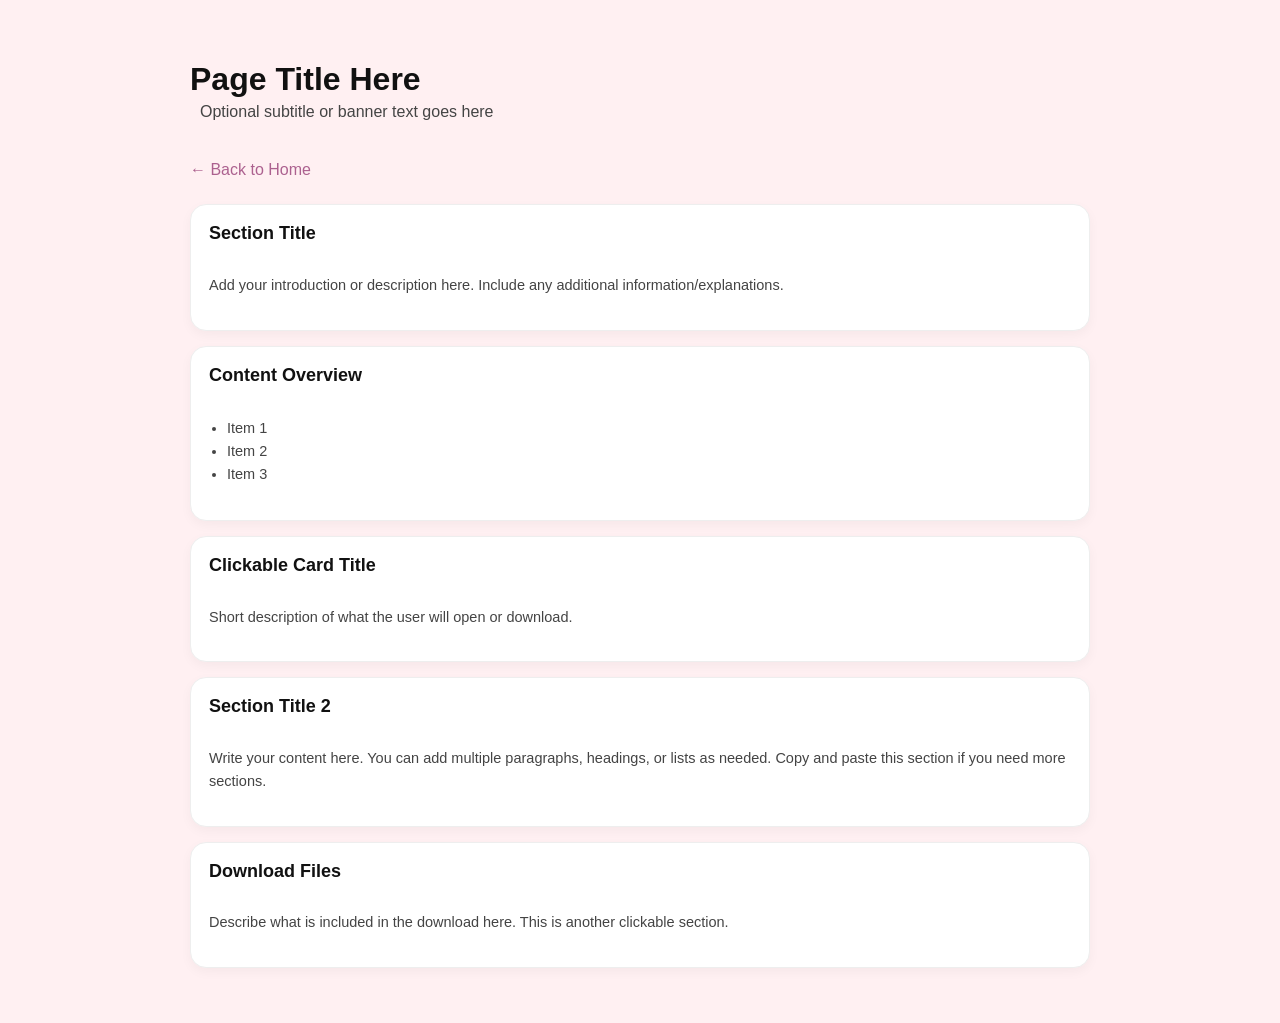
<file: Template-HTML-Pages/project-overview-template.html>
<!DOCTYPE html>
<html lang="en">
<head>
  <meta charset="UTF-8">
  <title>Page Title Here</title>

  <!-- Stylesheet -->
  <link rel="stylesheet" href="../../style.css">

  <!-- Favicon -->
  <link rel="apple-touch-icon" sizes="180x180" href="../../favicon_io/apple-touch-icon.png">
  <link rel="icon" type="image/png" sizes="32x32" href="../../favicon_io/favicon-32x32.png">
  <link rel="icon" type="image/png" sizes="16x16" href="../../favicon_io/favicon-16x16.png">
  <link rel="manifest" href="../../favicon_io/site.webmanifest">
</head>

<body>

<div class="page">

  <!-- PAGE TITLE -->
  <h1>Page Title Here</h1>

  <!-- HEADER BANNER -->
  <div class="banner">
    Optional subtitle or banner text goes here
  </div>

  <!-- BACK LINK -->
  <a class="back-link" href="../../index.html">
    ← Back to Home
  </a>

  <!-- SECTION 1 -->
  <div class="assignment-card">
    <h2>Section Title</h2>

    <p>
      Add your introduction or description here. Include any additional information/explanations.
    </p>
  </div>

  <!-- SECTION 2 -->
  <div class="assignment-card">
    <h2>Content Overview</h2>

    <ul>
      <li>Item 1</li>
      <li>Item 2</li>
      <li>Item 3</li>
    </ul>
  </div>

  <!-- CLICKABLE LINK CARD -->
  <div class="assignment-card clickable"
       data-link="path/to/your/file-or-page.html">

    <h2>Clickable Card Title</h2>
    <p>
      Short description of what the user will open or download.
    </p>

  </div>

  <!-- TEXT SECTION -->
  <div class="assignment-card">
    <h2>Section Title 2</h2>

    <p>
      Write your content here. You can add multiple paragraphs,
      headings, or lists as needed. Copy and paste this section if you need more sections.
    </p>
  </div>

  <!-- DOWNLOAD CARD -->
  <div class="assignment-card clickable"
       data-link="path/to/download.zip">

    <h2>Download Files </h2>
    <p>
      Describe what is included in the download here. This is another clickable section.
    </p>

  </div>

</div>

<!-- CLICK HANDLER SCRIPT -->
<script>
document.querySelectorAll(".clickable").forEach(card => {
  card.addEventListener("click", () => {
    const link = card.getAttribute("data-link");
    if (link) {
      window.open(link, "_blank");
    }
  });
});
</script>

</body>
</html>
</file>
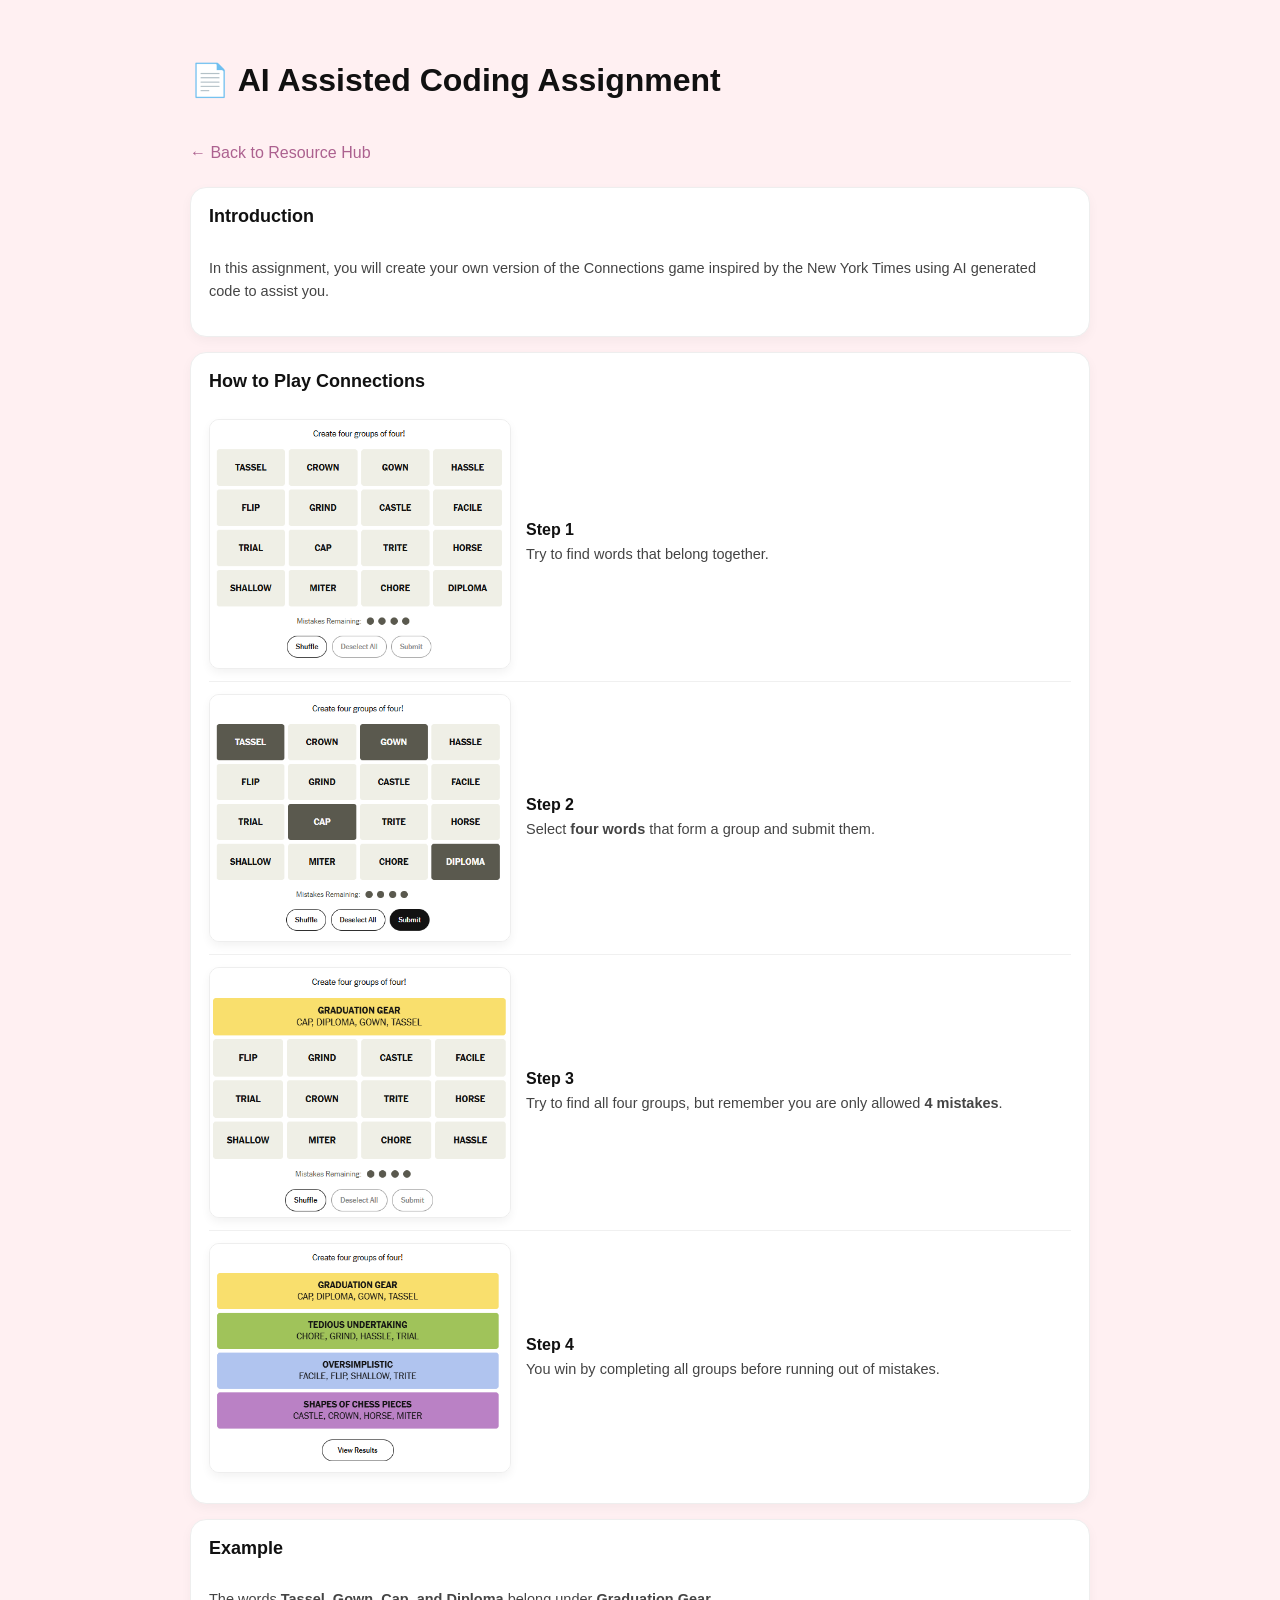
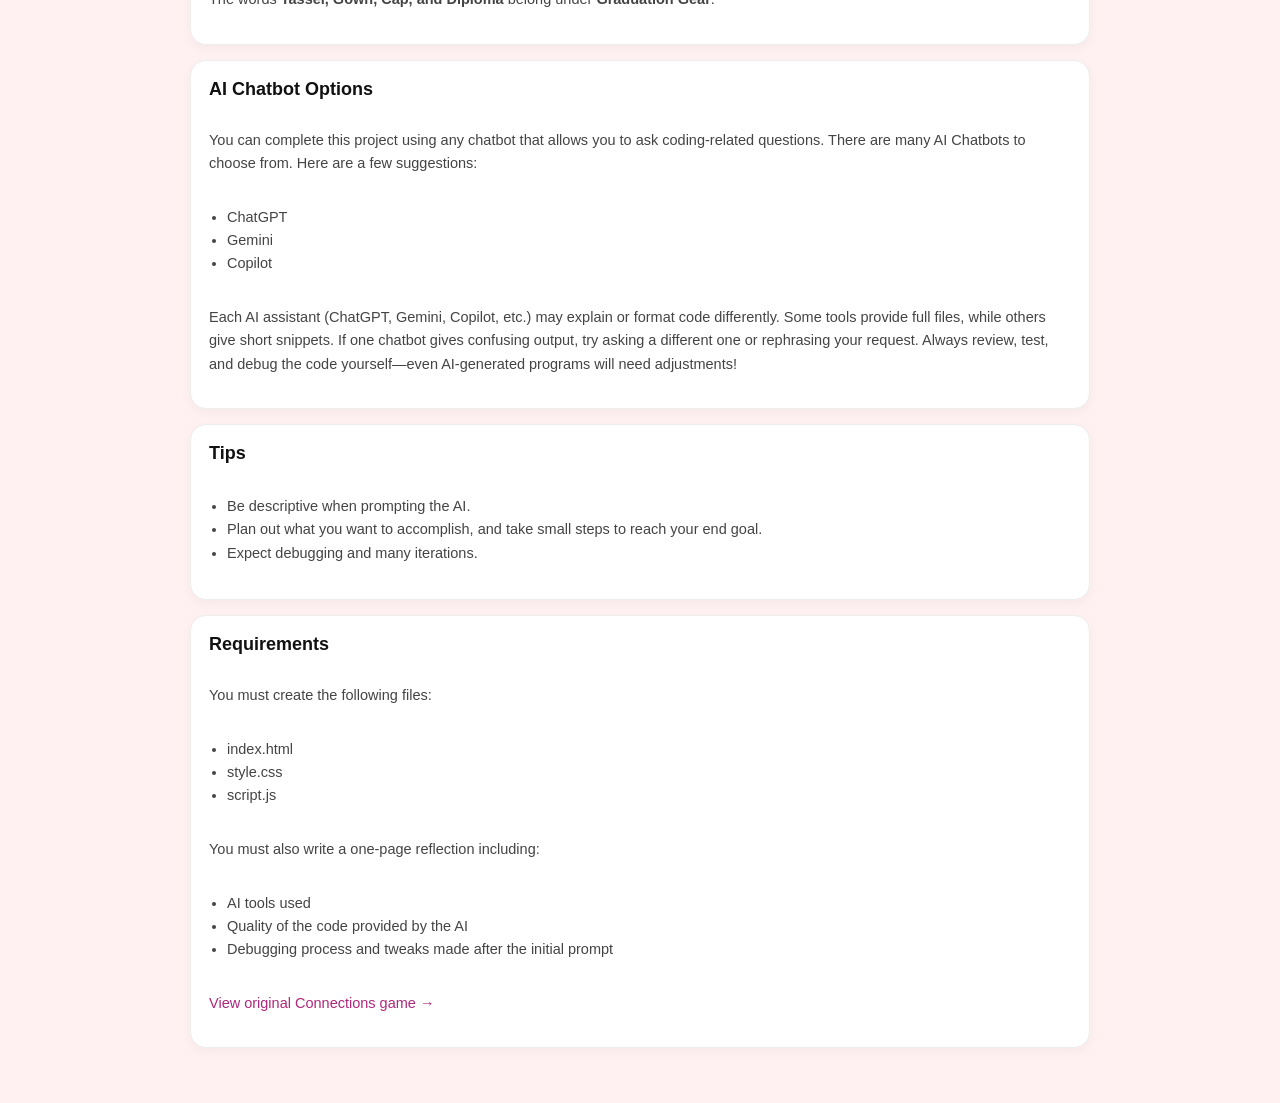
<file: files/AI Assisted Code/aicode-assignment.html>
<!DOCTYPE html>
<html lang="en">
<head>
  <meta charset="UTF-8">
  <title>AI Assisted Coding Assignment</title>

  <link rel="stylesheet" href="../../style.css">
</head>

<body>

<div class="page">



  <h1>📄 AI Assisted Coding Assignment</h1>


  <a class="back-link" href="../../index.html">
    ← Back to Resource Hub
  </a>

  <div class="assignment-card">
    <h2>Introduction</h2>
    <p>
      In this assignment, you will create your own version of the Connections game
      inspired by the New York Times using AI generated code to assist you.
    </p>
  </div>

    <div class="assignment-card">

    <h2>How to Play Connections</h2>

    <div class="step">
        <img src="img/connections1.png" alt="Find word groups">
        <div class="step-text">
        <h3>Step 1</h3>
        <p>Try to find words that belong together.</p>
        </div>
    </div>

    <div class="step">
        <img src="img/connections2.png" alt="Select four words">
        <div class="step-text">
        <h3>Step 2</h3>
        <p>Select <strong>four words</strong> that form a group and submit them.</p>
        </div>
    </div>

    <div class="step">
        <img src="img/connections3.png" alt="Limited mistakes">
        <div class="step-text">
        <h3>Step 3</h3>
        <p>Try to find all four groups, but remember you are only allowed <strong>4 mistakes</strong>.</p>
        </div>
    </div>

    <div class="step">
        <img src="img/connections4.png" alt="Win condition">
        <div class="step-text">
        <h3>Step 4</h3>
        <p>You win by completing all groups before running out of mistakes.</p>
        </div>
    </div>

    </div>

  <div class="assignment-card">
    <h2>Example</h2>
    <p>
      The words <strong>Tassel, Gown, Cap, and Diploma</strong> belong under
      <strong>Graduation Gear</strong>.
    </p>
  </div>

  <div class="assignment-card">
    <h2>AI Chatbot Options</h2>
    <p>You can complete this project using any chatbot that allows you to ask coding-related questions. There are many AI Chatbots to choose from. Here are a few suggestions:
</p>
    <ul>
      <li>ChatGPT</li>
      <li>Gemini</li>
      <li>Copilot</li>
    </ul>

    <p>Each AI assistant (ChatGPT, Gemini, Copilot, etc.) may explain or format code differently. Some tools provide full files, while others give short snippets.

        If one chatbot gives confusing output, try asking a different one or rephrasing your request.
        Always review, test, and debug the code yourself—even AI-generated programs will need adjustments!
    </p>
  </div>

  <div class="assignment-card">
    <h2>Tips</h2>
    <ul>
      <li>Be descriptive when prompting the AI.</li>
      <li>Plan out what you want to accomplish, and take small steps to reach your end goal.</li>
      <li>Expect debugging and many iterations.</li>
    </ul>
  </div>

  <div class="assignment-card clickable" data-link="https://www.nytimes.com/games/connections">
    <h2>Requirements</h2>

    <p>You must create the following files:</p>
    <ul>
      <li>index.html</li>
      <li>style.css</li>
      <li>script.js</li>
    </ul>

    <p>You must also write a one-page reflection including:</p>
    <ul>
      <li>AI tools used</li>
      <li>Quality of the code provided by the AI</li>
      <li>Debugging process and tweaks made after the initial prompt</li>
    </ul>

    <p>
      <a href="https://www.nytimes.com/games/connections" target="_blank">
        View original Connections game →
      </a>
    </p>
  </div>

</div>

</body>
</html>

<script>
document.querySelectorAll(".clickable").forEach(card => {
  card.addEventListener("click", () => {
    const link = card.getAttribute("data-link");
    if (link) {
      window.open(link, "_blank");
    }
  });
});
</script>
</file>
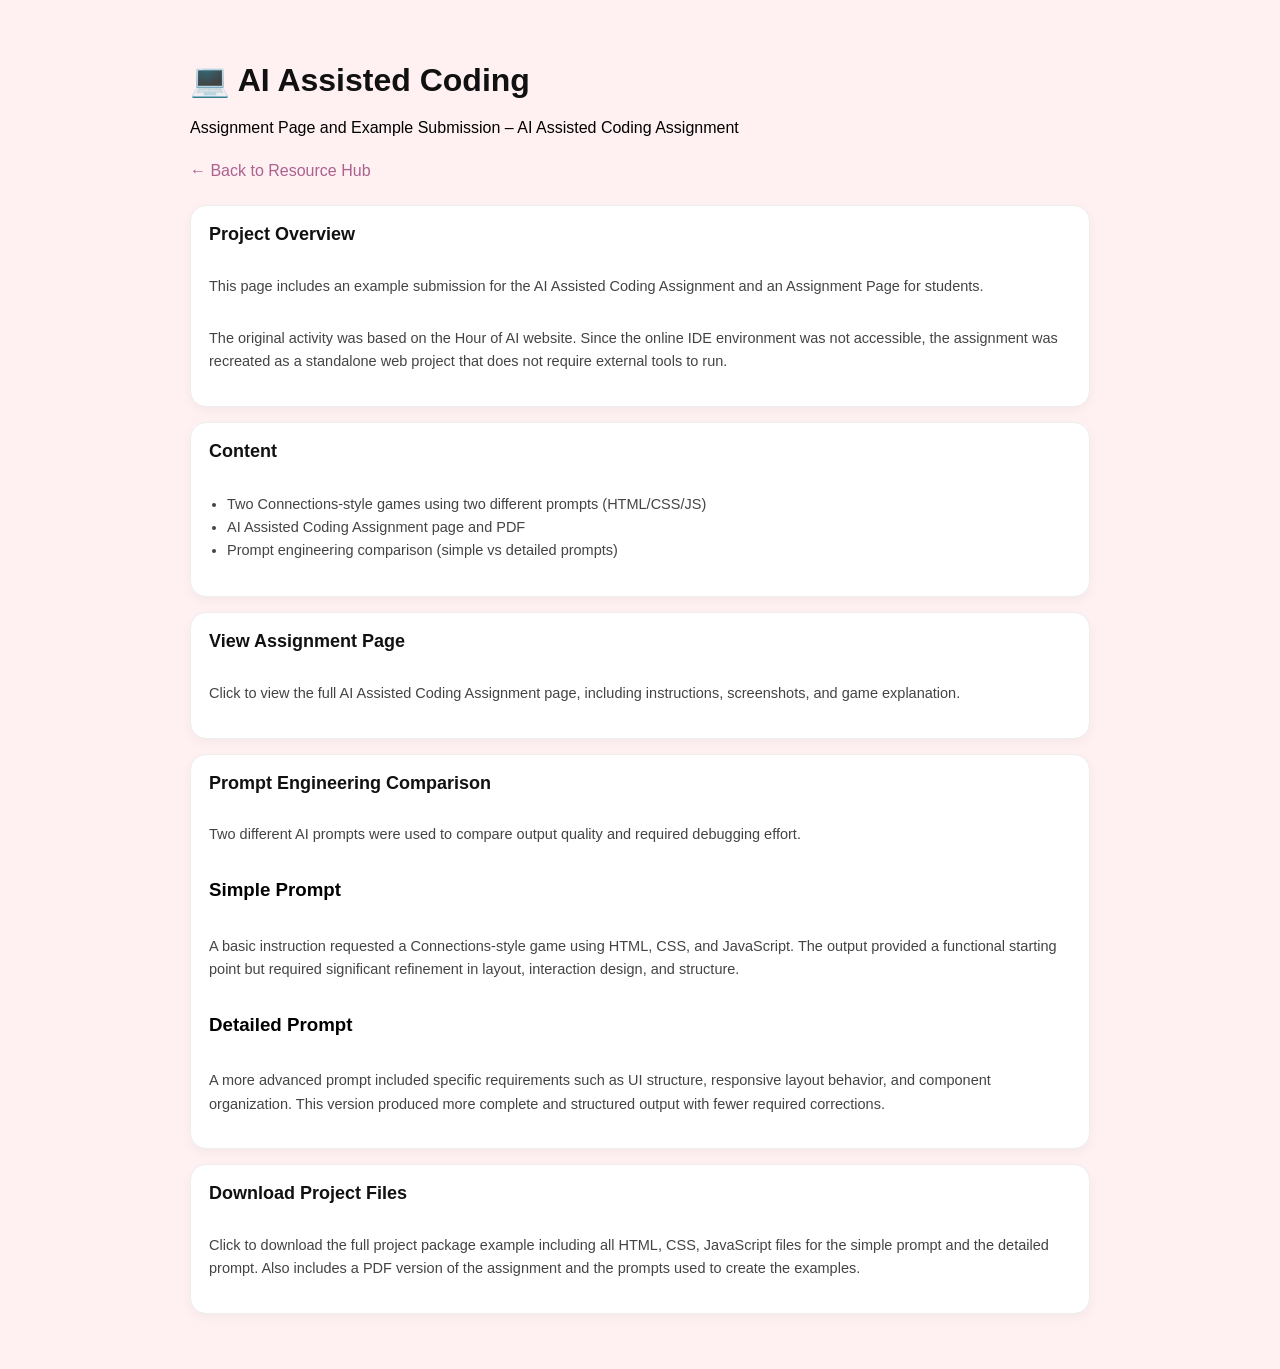
<file: files/AI Assisted Code/AICode.html>
<!DOCTYPE html>
<html lang="en">
<head>
  <meta charset="UTF-8">
  <title>AI Assisted Coding References</title>

  <link rel="stylesheet" href="../../style.css">
</head>

<body>

<div class="page">

  <h1>💻 AI Assisted Coding</h1>

  <div class="example-banner">
    Assignment Page and Example Submission – AI Assisted Coding Assignment
  </div>

  <a class="back-link" href="../../index.html">
    ← Back to Resource Hub
  </a>


  <!-- CONTEXT -->
<div class="assignment-card">
    <h2>Project Overview</h2>

    <p>
      This page includes an example submission for the AI Assisted Coding Assignment and an Assignment Page for students.
    </p>

    <p>
      The original activity was based on the Hour of AI website. Since the online IDE environment was not accessible,
      the assignment was recreated as a standalone web project that does not require external tools to run.
    </p>

  </div>

  <!-- CONTENTS -->
  <div class="assignment-card">
    <h2>Content</h2>
    <ul>
      <li>Two Connections-style games using two different prompts (HTML/CSS/JS)</li>
      <li>AI Assisted Coding Assignment page and PDF</li>
      <li>Prompt engineering comparison (simple vs detailed prompts)</li>
    </ul>
  </div>

  <!-- VIEW ASSIGNMENT -->
  <div class="assignment-card clickable"
       data-link="../../files/AI Assisted Code/AICode-assignment.html">

    <h2>View Assignment Page</h2>
    <p>
      Click to view the full AI Assisted Coding Assignment page, including instructions,
      screenshots, and game explanation.
    </p>

  </div>
  <!-- PROMPT COMPARISON -->
  <div class="assignment-card">
    <h2>Prompt Engineering Comparison</h2>

    <p>
      Two different AI prompts were used to compare output quality and required debugging effort.
    </p>

    <h3>Simple Prompt</h3>
    <p>
      A basic instruction requested a Connections-style game using HTML, CSS, and JavaScript.
      The output provided a functional starting point but required significant refinement in layout,
      interaction design, and structure.
    </p>

    <h3>Detailed Prompt</h3>
    <p>
      A more advanced prompt included specific requirements such as UI structure,
      responsive layout behavior, and component organization.
      This version produced more complete and structured output with fewer required corrections.
    </p>
  </div>



  <!-- DOWNLOAD -->
  <div class="assignment-card clickable"
       data-link="../../files/AI Assisted Code/AI Assisted Coding Assignment.zip">

    <h2>Download Project Files</h2>
    <p>
      Click to download the full project package example including all HTML, CSS, JavaScript files
      for the simple prompt and the detailed prompt. Also includes a PDF version of the assignment and the prompts used to create the examples.
    </p>

  </div>

</div>

<script>
document.querySelectorAll(".clickable").forEach(card => {
  card.addEventListener("click", () => {
    const link = card.getAttribute("data-link");
    if (link) {
      window.open(link, "_blank");
    }
  });
});
</script>

</body>
</html>
</file>
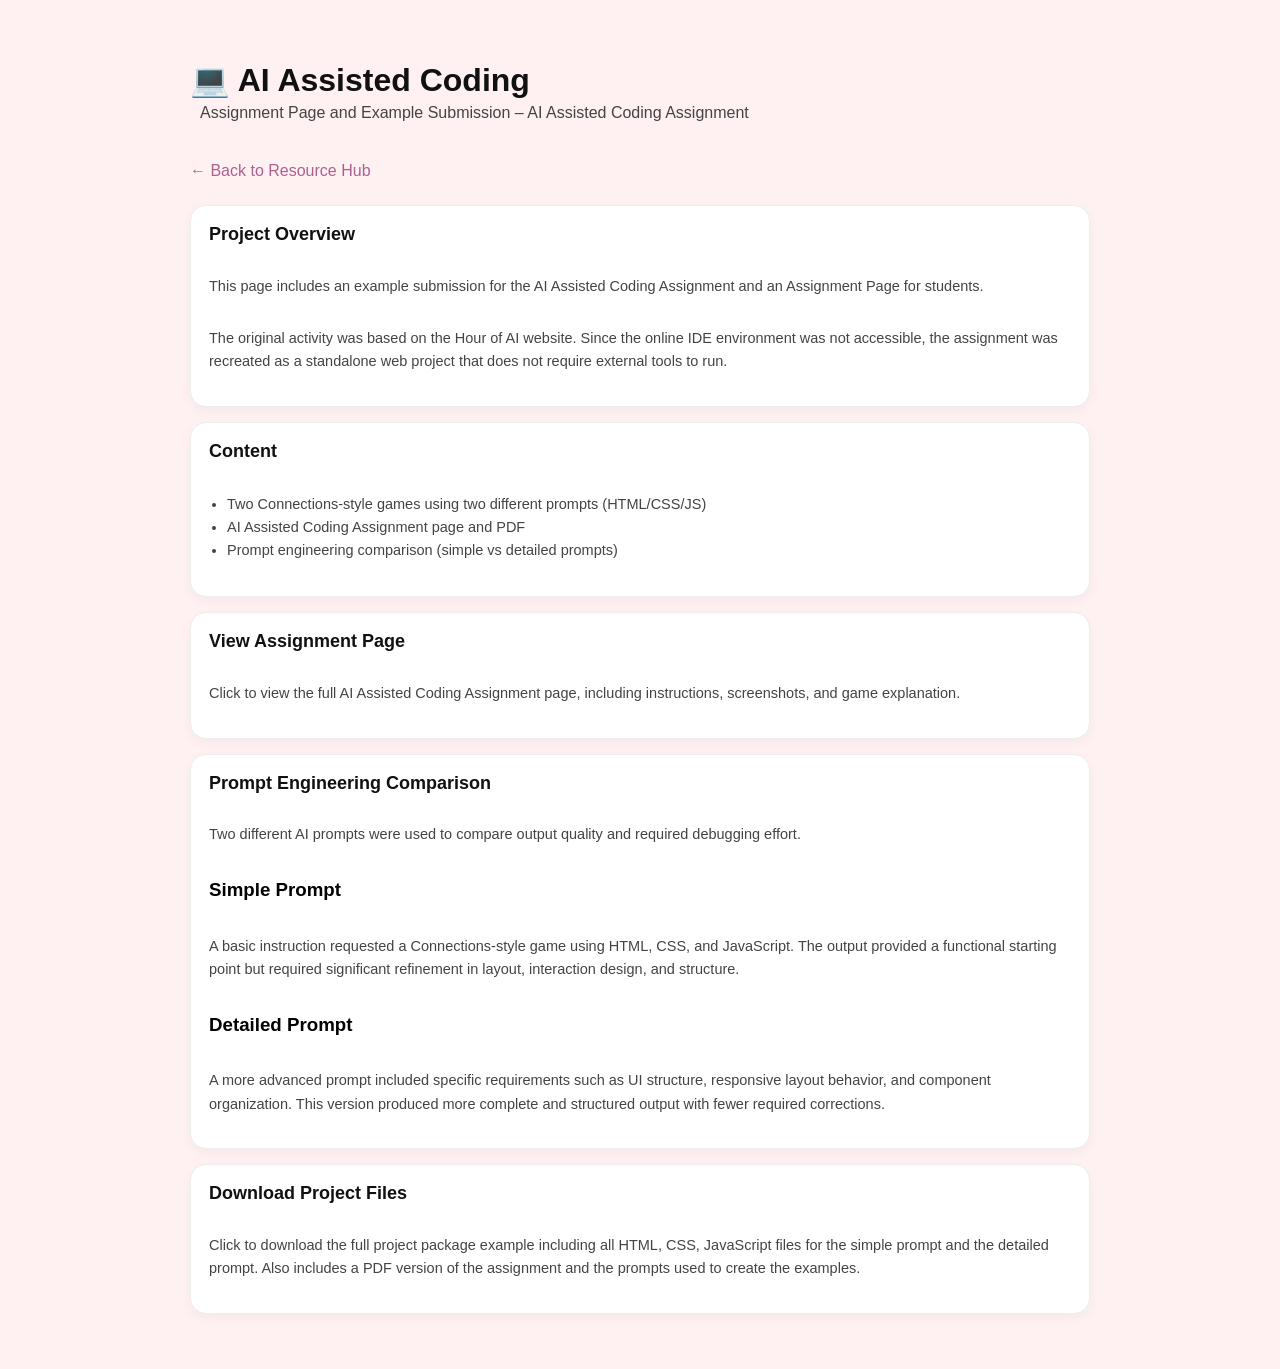
<file: files/AI-Assisted-Code/aicode.html>
<!DOCTYPE html>
<html lang="en">
<head>
  <meta charset="UTF-8">
  <title>AI Assisted Coding References</title>

  <link rel="stylesheet" href="../../style.css">

  <link rel="apple-touch-icon" sizes="180x180" href="../../favicon_io/apple-touch-icon.png">
  <link rel="icon" type="image/png" sizes="32x32" href="../../favicon_io/favicon-32x32.png">
  <link rel="icon" type="image/png" sizes="16x16" href="../../favicon_io/favicon-16x16.png">
  <link rel="manifest" href="../../favicon_io/site.webmanifest">
</head>

<body>

<div class="page">

  <h1>💻 AI Assisted Coding</h1>

  <div class="banner">
    Assignment Page and Example Submission – AI Assisted Coding Assignment
  </div>

  <a class="back-link" href="../../index.html">
    ← Back to Resource Hub
  </a>


  <!-- CONTEXT -->
<div class="assignment-card">
    <h2>Project Overview</h2>

    <p>
      This page includes an example submission for the AI Assisted Coding Assignment and an Assignment Page for students.
    </p>

    <p>
      The original activity was based on the Hour of AI website. Since the online IDE environment was not accessible,
      the assignment was recreated as a standalone web project that does not require external tools to run.
    </p>

  </div>

  <!-- CONTENTS -->
  <div class="assignment-card">
    <h2>Content</h2>
    <ul>
      <li>Two Connections-style games using two different prompts (HTML/CSS/JS)</li>
      <li>AI Assisted Coding Assignment page and PDF</li>
      <li>Prompt engineering comparison (simple vs detailed prompts)</li>
    </ul>
  </div>

  <!-- VIEW ASSIGNMENT -->
  <div class="assignment-card clickable"
       data-link="../../files/AI-Assisted-Code/aicode-assignment.html">

    <h2>View Assignment Page</h2>
    <p>
      Click to view the full AI Assisted Coding Assignment page, including instructions,
      screenshots, and game explanation.
    </p>

  </div>
  <!-- PROMPT COMPARISON -->
  <div class="assignment-card">
    <h2>Prompt Engineering Comparison</h2>

    <p>
      Two different AI prompts were used to compare output quality and required debugging effort.
    </p>

    <h3>Simple Prompt</h3>
    <p>
      A basic instruction requested a Connections-style game using HTML, CSS, and JavaScript.
      The output provided a functional starting point but required significant refinement in layout,
      interaction design, and structure.
    </p>

    <h3>Detailed Prompt</h3>
    <p>
      A more advanced prompt included specific requirements such as UI structure,
      responsive layout behavior, and component organization.
      This version produced more complete and structured output with fewer required corrections.
    </p>
  </div>



  <!-- DOWNLOAD -->
  <div class="assignment-card clickable"
       data-link="../../files/AI Assisted Code/AI Assisted Coding Assignment.zip">

    <h2>Download Project Files</h2>
    <p>
      Click to download the full project package example including all HTML, CSS, JavaScript files
      for the simple prompt and the detailed prompt. Also includes a PDF version of the assignment and the prompts used to create the examples.
    </p>

  </div>

</div>

<script>
document.querySelectorAll(".clickable").forEach(card => {
  card.addEventListener("click", () => {
    const link = card.getAttribute("data-link");
    if (link) {
      window.open(link, "_blank");
    }
  });
});
</script>

</body>
</html>
</file>
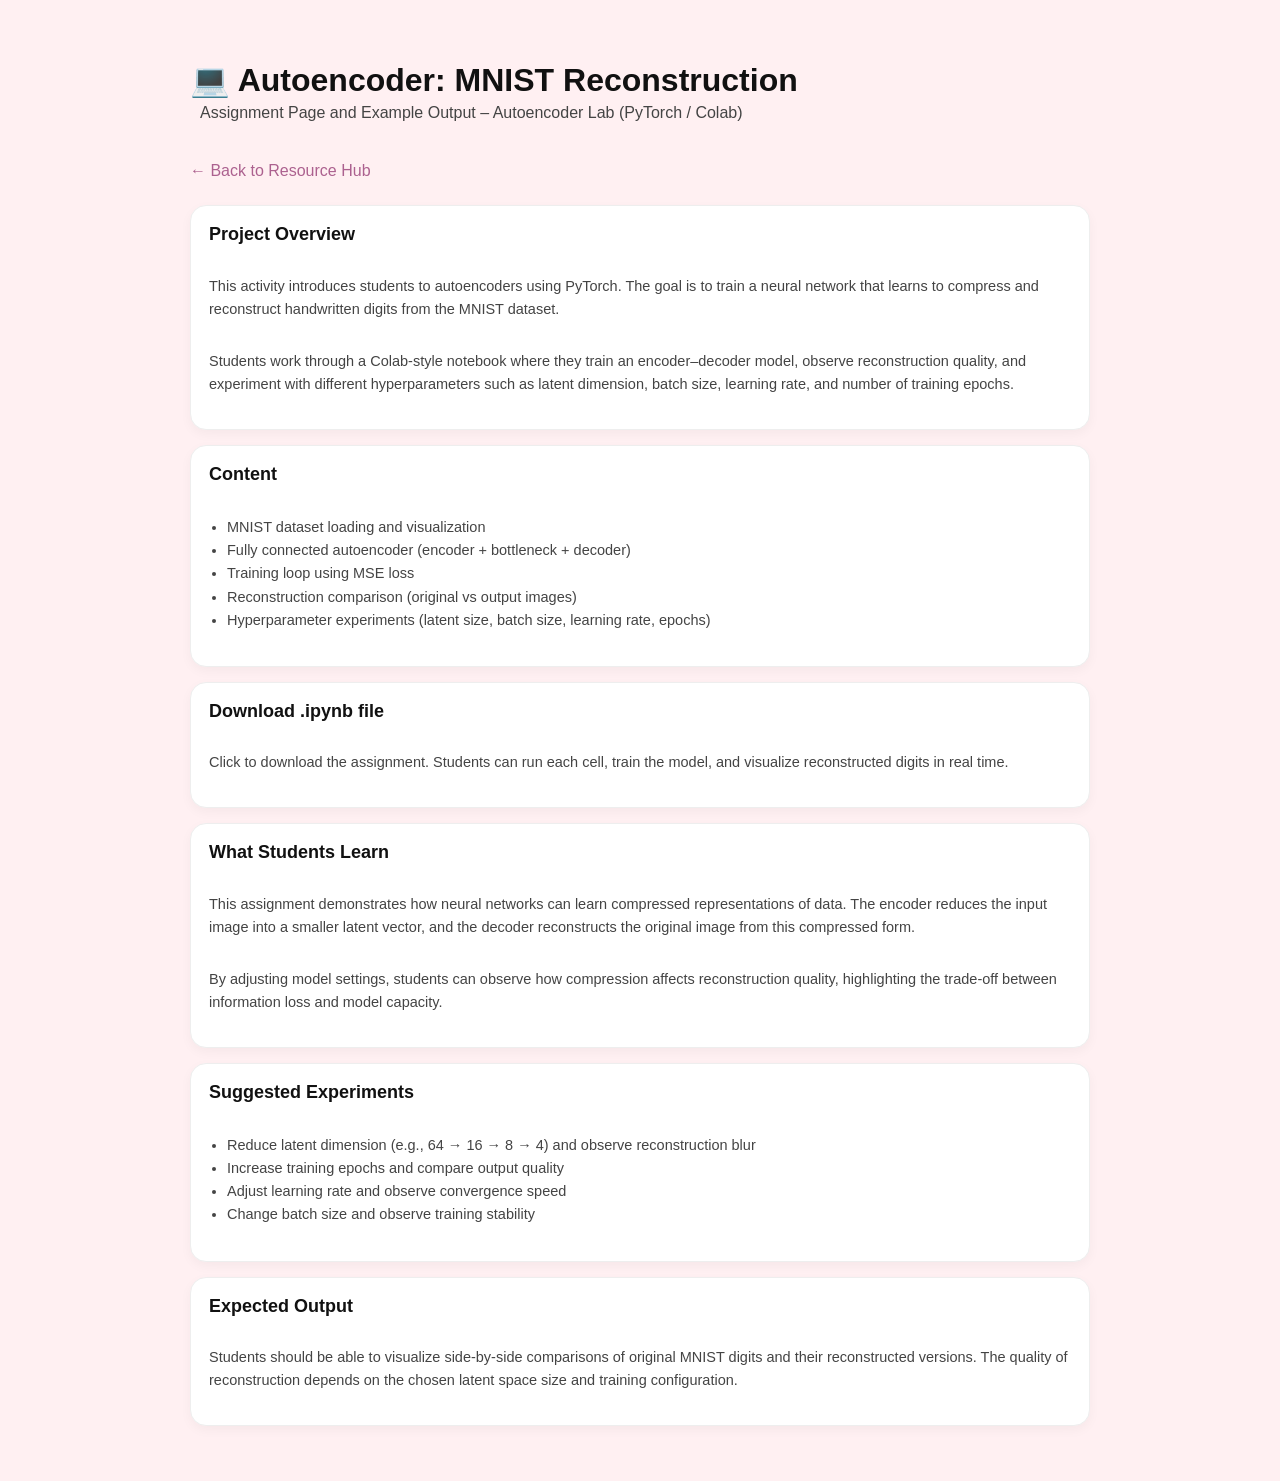
<file: files/Autoencoder-Assignment/autoencoder.html>
<!DOCTYPE html>
<html lang="en">
<head>
  <meta charset="UTF-8">
  <title>Autoencoder Assignment</title>

  <link rel="stylesheet" href="../../style.css">

  <link rel="apple-touch-icon" sizes="180x180" href="../../favicon_io/apple-touch-icon.png">
  <link rel="icon" type="image/png" sizes="32x32" href="../../favicon_io/favicon-32x32.png">
  <link rel="icon" type="image/png" sizes="16x16" href="../../favicon_io/favicon-16x16.png">
  <link rel="manifest" href="../../favicon_io/site.webmanifest">
</head>

<body>

<div class="page">

  <h1>💻 Autoencoder: MNIST Reconstruction</h1>

  <div class="banner">
    Assignment Page and Example Output – Autoencoder Lab (PyTorch / Colab)
  </div>

  <a class="back-link" href="../../index.html">
    ← Back to Resource Hub
  </a>


  <!-- CONTEXT -->
  <div class="assignment-card">
    <h2>Project Overview</h2>

    <p>
      This activity introduces students to autoencoders using PyTorch. The goal is to train a neural network
      that learns to compress and reconstruct handwritten digits from the MNIST dataset.
    </p>

    <p>
      Students work through a Colab-style notebook where they train an encoder–decoder model, observe
      reconstruction quality, and experiment with different hyperparameters such as latent dimension,
      batch size, learning rate, and number of training epochs.
    </p>

  </div>


  <!-- CONTENTS -->
  <div class="assignment-card">
    <h2>Content</h2>
    <ul>
      <li>MNIST dataset loading and visualization</li>
      <li>Fully connected autoencoder (encoder + bottleneck + decoder)</li>
      <li>Training loop using MSE loss</li>
      <li>Reconstruction comparison (original vs output images)</li>
      <li>Hyperparameter experiments (latent size, batch size, learning rate, epochs)</li>
    </ul>
  </div>


  <!-- NOTEBOOK -->
  <div class="assignment-card clickable"
       data-link="../../files/Autoencoder-Assignment/autoencoder_reconstruction_colab.zip">

    <h2>Download .ipynb file</h2>
    <p>
      Click to download the assignment. Students can run each cell,
      train the model, and visualize reconstructed digits in real time.
    </p>

  </div>


  <!-- EXPLANATION -->
  <div class="assignment-card">
    <h2>What Students Learn</h2>

    <p>
      This assignment demonstrates how neural networks can learn compressed representations of data.
      The encoder reduces the input image into a smaller latent vector, and the decoder reconstructs
      the original image from this compressed form.
    </p>

    <p>
      By adjusting model settings, students can observe how compression affects reconstruction quality,
      highlighting the trade-off between information loss and model capacity.
    </p>
  </div>


  <!-- EXPERIMENTS -->
  <div class="assignment-card">
    <h2>Suggested Experiments</h2>

    <ul>
      <li>Reduce latent dimension (e.g., 64 → 16 → 8 → 4) and observe reconstruction blur</li>
      <li>Increase training epochs and compare output quality</li>
      <li>Adjust learning rate and observe convergence speed</li>
      <li>Change batch size and observe training stability</li>
    </ul>
  </div>


  <!-- OUTPUT -->
  <div class="assignment-card">
    <h2>Expected Output</h2>
    <p>
      Students should be able to visualize side-by-side comparisons of original MNIST digits and their reconstructed versions.
      The quality of reconstruction depends on the chosen latent space size and training configuration.
    </p>
  </div>

</div>

<script>
document.querySelectorAll(".clickable").forEach(card => {
  card.addEventListener("click", () => {
    const link = card.getAttribute("data-link");
    if (link) {
      window.open(link, "_blank");
    }
  });
});
</script>

</body>
</html>
</file>
<file: style.css>
body {
  font-family: "Segoe UI", Arial, sans-serif;
  background-color: #ffe0e57a;
  margin: 0;
  padding: 40px 20px;
}

/* PAGE ALIGNMENT */
#container,
h1,
.topbar,
input,
.filter-wrapper {
  max-width: 1100px;
  margin-left: auto;
  margin-right: auto;
}

/* TITLE */
h1 {
  color: #111;
  font-weight: 600;
  margin-bottom: 20px;
}

/* TOP BAR */
.topbar {
  display: flex;
  justify-content: space-between;
  align-items: center;
  margin-bottom: 15px;
}

.status {
  font-size: 14px;
  color: #777;
}

/* RIGHT SIDE BUTTON GROUP */
.top-actions {
  display: flex;
  align-items: center;
  gap: 10px;
}

/* SEARCH */
input {
  display: block;
  width: 100%;
  padding: 10px;

  border: 1px solid #ddd;
  border-radius: 8px;

  margin-bottom: 15px;
  box-sizing: border-box;
}


/* FILTER WRAPPER */
.filter-wrapper {
  position: relative;
}

/* FILTER BUTTON */
.filter-btn {
  background: #fff;
  border: 1px solid #ddd;
  padding: 8px 12px;
  border-radius: 8px;
  cursor: pointer;
}



/* FILTER DROPDOWN */
.filter-menu {
  display: none;
  position: absolute;
  top: 40px;
  right: 0;

  background: #fff;
  border: 1px solid #eee;
  border-radius: 10px;

  padding: 8px;

  width: 220px;
  box-shadow: 0 6px 20px rgba(0,0,0,0.08);
  z-index: 100;

  max-height: 280px;
  overflow-y: auto;

  text-align: left;

  transition: opacity 0.15s ease, transform 0.15s ease;
  transform: translateY(-5px);
  opacity: 0;
  pointer-events: none;
}

.filter-menu.show {
  display: block;
  transform: translateY(0);
  opacity: 1;
  pointer-events: auto;
}

/* FILTER ITEMS */
.filter-item {
  display: flex;
  align-items: center;
  justify-content: flex-start;

  gap: 6px;
  padding: 4px 6px;

  font-size: 13.5px;
  cursor: pointer;

  white-space: nowrap;
}

.filter-item input {
  width: 14px;
  height: 14px;
  margin: 0;

  accent-color: #f0dde8;
}

/* hover */
.filter-item:hover {
  background: #f5f5f5;
  border-radius: 6px;
}

/* CARD */
.card {
  border: 1px solid #eee;
  border-radius: 16px;
  padding: 18px;
  margin: 15px 0;
  position: relative;
  background-color: #fff;
  display: flex;
  gap: 20px;

  box-shadow: 0 4px 12px rgba(0,0,0,0.04);
  cursor: pointer;
  transition: transform 0.15s ease, box-shadow 0.15s ease;
}

.card:hover {
   position: relative;
   z-index: 1;
  box-shadow: 0 10px 25px rgba(214, 105, 172, 0.18);
}


/* LEFT */
.left {
  flex: 0 1 360px;
  max-width: 360px;

  display: flex;
  flex-direction: column;
  gap: 10px;
}

.left h3 {
  font-size: 22px;
  font-weight: 400;
  margin-bottom: 15px;
  margin-top: 0px;
  color: #75084c;
}

/* RIGHT */
.right {
  flex: 1;
  min-width: 0;

  border-left: 1px solid #f0f0f0;
  padding-left: 25px;

  display: flex;
  flex-direction: column;

  font-size: 14.5px;
  line-height: 1.6;
  color: #444;

  overflow-wrap: break-word;

  position: relative;
  z-index: 0;
}

/* IMAGE */
.card-img {
  width: 100%;
  height: auto;
  object-fit: contain;
  border-radius: 12px;
}

/* BOTTOM */
.bottom {
  margin-top: auto;
  display: flex;
  flex-direction: column;
  gap: 10px;
}

/* TAGS */
.tags {
  display: flex;
  flex-wrap: wrap;
  gap: 6px;
}

.tag {
  background: #f1f1f1;
  padding: 4px 10px;
  border-radius: 6px;
  font-size: 13px;
  cursor: pointer;
   user-select: none;
}

.tag:hover {
  background: #eee;
}

.tag:active {
  transform: scale(0.97);
}

/* MORE TAGS */
.hidden-tags {
  display: none;
  flex-wrap: wrap;
  gap: 6px;
  margin-top: 6px;
}

.hidden-tags.show {
  display: flex;
  flex-wrap: wrap;
  gap: 5px;
}

.tag.more {
  background: #ddd;
}

/* DOWNLOAD */
.download {
  font-weight: bold;
  color: #af277b;
  text-decoration: none;
}

/* GLOBAL LINK */
.right a,
.assignment-card a,
.card a {
  color: #af277b;
  text-decoration: none;
  font-weight: 500;
  position: relative;
  z-index: 2;
}

.right a:hover,
.assignment-card a:hover,
.card a:hover {
  text-decoration: underline;
  color: #75084c;
}

.right a:visited,
.assignment-card a:visited,
.card a:visited {
  color: #75084c;
}

/* RESPONSIVE */
@media (max-width: 900px) {
  .card {
    flex-direction: column;
  }

  .right {
    border-left: none;
    padding-left: 0;
    margin-top: 10px;
  }
}

/* PAGE WRAPPER */
.page {
  max-width: 900px;
  margin: 0 auto;
}

/* ASSIGNMENT CARDS */
.assignment-card {
  background: #fff;
  border: 1px solid #eee;
  border-radius: 16px;

  padding: 18px;
  margin: 15px 0;

  box-shadow: 0 4px 12px rgba(0,0,0,0.04);
}

/* HEADINGS */
.assignment-card h2 {
  margin-top: 0;
  font-size: 18px;
  font-weight: 600;
  color: #111;
}

/* TEXT */
.assignment-card p,
.assignment-card li {
  color: #444;
  line-height: 1.6;
  font-size: 14.5px;
}

/* LISTS */
.assignment-card ul {
  padding-left: 18px;
}

/* CLICKABLE CARD */
.clickable {
  cursor: pointer;
  transition: transform 0.15s ease, box-shadow 0.15s ease;
}

.clickable:hover {
  transform: translateY(-2px);
  box-shadow: 0 8px 20px rgba(214, 105, 172, 0.15);
}

/* BACK LINK */
.back-link {
  display: inline-block;
  margin-top: 25px;
  margin-bottom: 10px;

  color: #ac618f;
  text-decoration: none;
  font-weight: 500;
  font-size: 16px;
}

.back-link:hover {
  text-decoration: underline;
}

/* STEPS (assignment screenshots) */
.step {
  display: flex;
  gap: 15px;
  align-items: center;

  padding: 12px 0;
  border-bottom: 1px solid #f0f0f0;
}

.step:last-child {
  border-bottom: none;
}

.step img {
  width: 300px;
  height: auto;
  border-radius: 10px;

  border: 1px solid #eee;
  box-shadow: 0 4px 10px rgba(0,0,0,0.05);

  flex-shrink: 0;
}

.step-text h3 {
  margin: 0 0 5px 0;
  font-size: 16px;
  color: #111;
}

.step-text p {
  margin: 0;
  color: #444;
  font-size: 14.5px;
  line-height: 1.5;
}

@media (max-width: 700px) {
  .step {
    flex-direction: column;
    align-items: flex-start;
  }

  .step img {
    width: 100%;
  }
}

.btn {
  background: #fff;
  border: 1px solid #e0e0e0;
  padding: 6px 14px;
  border-radius: 8px;
  cursor: pointer;

  font-size: 13px;
  transition: background 0.15s ease, transform 0.1s ease;
}

.btn:hover {
  background: #f5f5f5;
}

.btn:active {
  transform: scale(0.97);
}

.btn.secondary {
  background: #fff;
  color: #666;
}

/*ADVANCED FILTERING*/
/*close button*/
.panel-close-btn {
  background: transparent;
  border: none;
  color: #666;
  width: 34px;
  height: 34px;

  display: flex;
  align-items: center;
  justify-content: center;

  cursor: pointer;

  font-size: 14px;
  font-weight: 400;

  padding: 0;
  margin: 0;

  line-height: 1;
}

.panel-close-btn:active {
  transform: scale(0.97);
  transform: translateY(-4px); 
}

/* TITLE */
.advanced-title {
  font-size: 16px;
  font-weight: 400;
  margin-bottom: 15px;
  color: #111;
}

.advanced-header {
  display: flex;
  justify-content: space-between;
  align-items: center;
  margin-top: 10px;
  margin-bottom: 20px;

  line-height: 1;
}

.advanced-body {
  padding: 10px 0 20px;
  flex: 1;
  overflow-y: auto;

}

.adv-values {
  display: flex;
  gap: 6px;
  flex-wrap: wrap;
  align-items: center;
}

.advanced-add {
  background: #fff;
  border: 1px solid #e0e0e0;

  padding: 6px 12px;
  border-radius: 8px;

  cursor: pointer;
  font-size: 13px;

  transition: background 0.15s ease;
  margin-bottom: 10px;
  margin-top: 10px;
  align-self: flex-end;
}

.advanced-divider {
  border-top: 1px solid #b6b6b6;
}


.advanced-add:hover {
  background: #f5f5f5;
}

.advanced-add:active {
  transform: scale(0.97);
}


.advanced-row {
  display: grid;
  gap: 10px;

  align-items: start;
  border-bottom: 1px solid #eee;
  padding-bottom: 10px;
  margin-bottom: 10px;
  max-width: 100%;
  overflow: visible;
  z-index: 1;
  position: relative;
}

.advanced-row:last-child {
  border-bottom: none;
}

.advanced-row > div:nth-child(2) {
  min-width: 0;
}

#advancedRows {
  flex: 1;           
  overflow-y: auto;   
  padding-right: 4px;  
}



/* footer inline */
.advanced-footer {
  flex-shrink: 0;
  position: sticky;
  bottom: 0;
  z-index: 10;
  background: #fff;

  display: flex;
  flex-direction: column;
  gap: 10px;
  
}


/*TAG DROPDOWN*/

.tag-dropdown {
  position: absolute;
  background: white;
  border: 1px solid #ddd;
  border-radius: 8px;
  padding: 8px;
  width: 260px;
  z-index: 9999999;

  max-height: 280px; 
  overflow-y: auto;   

}

.tag-dropdown.hidden {
  display: none;
}

.tag-search {
  width: 100%;
  padding: 6px;
  margin-bottom: 8px;
}

.adv-selected-tags {
  display: flex;
  flex-direction: row;
  flex-wrap: wrap;
  gap: 5px;

  align-items: center;
  min-width: 0;
}

.add-tag-btn {
  background: #fff;
  border: 1px dashed #bbb;

  padding: 4px 10px;
  border-radius: 999px; /* pill shape */

  font-size: 12px;
  color: #555;

  cursor: pointer;
  white-space: nowrap;

  display: inline-block;
  width: auto;

  transition: all 0.15s ease;
}

.add-tag-btn:hover {
  background: #f5f5f5;
  border-color: #999;
}
.add-tag-btn:active {
  transform: scale(0.98);
}

.tag-option {
  display: flex;
  justify-content: space-between;
  align-items: center;

  padding: 5px 6px;
  border-radius: 5px;
  cursor: pointer;
}

.tag-option:hover {
  background: #f3f3f3;
}

.tag-x {
  font-size: 11px;
  color: #aaa;
  display: none;
}
 
.tag-option.selected .tag-x {
  display: inline;
}

.adv-chip {
  font-size: 12px;
  padding: 4px 8px;
  border-radius: 999px;
  background: #f3f3f3;
  cursor: pointer;
  user-select: none;
  border: none;
  max-width: 100%;
  overflow: hidden;
  text-overflow: ellipsis;
  flex-wrap: wrap;

  display: inline-flex;
  width: auto;
  white-space: nowrap;

  flex: 0 0 auto;
}

.tag-category {
  margin-bottom: 10px;
}

.tag-category-title {
  font-size: 11.5px;
  font-weight: 600;
  color: #999;
  margin: 6px 6px 2px;
  text-transform: uppercase;
  letter-spacing: 0.06em;
}

.filter-group {
  margin-bottom: 8px;
}


#advancedEntryBtn {
  display: flex;
  align-items: center;
  justify-content: flex-start;

  gap: 6px;
  padding: 4px 6px;

  font-size: 13.5px;
  cursor: pointer;

  white-space: nowrap;

  border-radius: 6px;
}

#advancedEntryBtn:hover {
  background: #f5f5f5;
}

#advancedEntryBtn {
  cursor: pointer;
  user-select: none;
}

.layout {
  max-width: 1100px;
  margin: 0 auto;

  display: block; /* default = CLOSED state */
}

/* =========================
   OPEN STATE (ONLY WHEN PANEL OPEN)
========================= */

.layout.filters-open {
  display: grid;
  grid-template-columns: 240px 1fr;
  gap: 20px;
  align-items: start;
}

/* PANEL hidden by default */
.advanced-panel {
  display: none;
  min-width: 0;
  position: sticky;
  position: sticky;
  flex-direction: column;
  z-index: 1000;
  overflow: visible;
}

/* PANEL visible only when open */
.layout.filters-open .advanced-panel {
  display: flex;
  flex-direction: column;
  background: #fff;
  border: 1px solid #eee;
  border-radius: 12px;

  padding: 12px;

  position: sticky;
  z-index: 1000;
  top: 20px;

  margin-top: 15px;

  max-height: min(750px, 65vh);
  min-height: 230px;
  overflow: visible;
}

/* CARD AREA */
.main-content {
  min-width: 0;
}

/* =========================
   ONLY WHEN OPEN → TIGHTER UI
========================= */

.layout.filters-open .card {
  padding: 14px;
  gap: 15px;
}

.layout.filters-open .left h3 {
  font-size: 20px;
}

/*EXIT BUTTONS/DELETE BUTTONS*/
.icon-btn {
  background: #fff;
  border: 0px;

  width: 28px;
  height: 28px;

  border-radius: 8px;

  display: flex;
  align-items: center;
  justify-content: center;

  cursor: pointer;

  font-size: 14px;
  color: #666;

  transition: background 0.15s ease, transform 0.1s ease;
}

.icon-btn:hover {
  background: #f5f5f5;
}

.icon-btn:active {
  transform: scale(0.95);
}

/* SCROLL TO TOP BUTTON */
.scroll-top-btn {
  position: fixed;
  bottom: 50px;
  right: 100px;

  background: none;
  border: 1px solid #75084c;
  border-radius: 50%;

  color: #75084c;
  font-size: 25px;
  aspect-ratio: 1 / 1;
  font-weight: 600;
  line-height: 1;    

  cursor: pointer;

  padding: 5px 15px 10px;
  box-sizing: border-box;

  opacity: 0;
  pointer-events: none;

  transition: opacity 0.2s ease, color 0.2s ease;
  z-index: 9999;
}

.scroll-top-btn.show {
  opacity: 1;
  pointer-events: auto;
}

.scroll-top-btn:hover {
  box-shadow: 0 0px 25px rgba(214, 105, 172, 0.5);
}
.scroll-top-btn:active {
  transform: scale(0.95);
}

/*DELETE ROW BUTTON*/
.delete-row-btn {
  background: rgba(158, 158, 158, 0.060);
  border: 1px solid #bbb;
  color: #555;


  padding: 4px 10px;
  border-radius: 999px;

  font-size: 12px;
  cursor: pointer;

  white-space: nowrap;

  transition: all 0.15s ease;
}

.row-actions {
  position: relative;
  z-index: 1;
}

.delete-row-btn:hover {
  background: #f5f5f5;
  border-color: #999;
  color: #333;
}

.delete-row-btn:active {
  transform: scale(0.98);
}

/*AND/NOT Dropdown*/
.adv-op-wrap {
  position: relative;
  display: inline-block;
  width: 80px; 
}

.adv-op-btn {
  width: 100%;            
  min-width: 80px;

  display: flex;
  justify-content: space-between; 

  align-items: center;

  background: #fff;
  border: 1px solid #ddd;

  padding: 6px 12px;
  border-radius: 8px;

  font-size: 13px;
}

.adv-op-btn:hover {
  background: #f5f5f5;
}

.adv-op-btn:active {
  transform: scale(0.97);
}

/* arrow */
.adv-op-arrow {
  font-size: 10px;
  transition: transform 0.15s ease;
}

/* rotated state */
.adv-op-wrap.open .adv-op-arrow {
  transform: rotate(180deg);
}

/* dropdown menu */
.adv-op-menu {
  display:none;
  position: absolute;
  top: calc(100% + 4px);
  left: 0;

  width: 100%; 

  background: #fff;
  border: 1px solid #eee;
  border-radius: 10px;

  box-shadow: 0 6px 20px rgba(0,0,0,0.08);
  z-index: 999999;
  
}

.adv-op-wrap.open .adv-op-menu {
  display: block;
}

/* options */
.adv-op-option {

  padding: 6px 12px;  
  font-size: 14px; 
  cursor: pointer;

  display: flex;
  align-items: center;

  border-radius: 6px;
}

.adv-op-option:hover {
  background: #f5f5f5;
}

.adv-op-btn:focus {
  outline: none;
}

.adv-op-btn:focus-visible {
  outline: none;
}

button:focus {
  outline: none;
}

button:focus-visible {
  outline: none;
}

.adv-op-wrap.disabled {
  pointer-events: none;
  opacity: 0.4;
}

/* =========================
   HEADER ACTIONS
========================= */

.advanced-header-actions {
  display: flex;
  align-items: center;
  transform: translateY(-5px); 
}

/* wrapper becomes positioning anchor */
.help-wrapper {
  position: relative;
  display: inline-flex;
  align-items: center;
  padding-right: 8px;
}

/* hover show */
.help-wrapper:hover .help-tooltip {
  opacity: 1;
  transform: translateX(-50%) translateY(0);
}


/* =========================
   ? BUTTON
========================= */

.help-btn {
  width: 26px;
  height: 26px;

  border-radius: 50%;
  border: 1px solid #ddd;
  background: #fff;

  font-size: 14px;
  font-weight: 600;
  color: #666;


  display: flex;
  align-items: center;
  justify-content: center;


  cursor: pointer;

  transition: background 0.15s ease, transform 0.1s ease;

}

.help-btn:hover {
  background: #f5f5f5;
}

.help-btn:active {
  transform: scale(0.95);
}

/* =========================
   TOOLTIP (FIXED POSITIONING)
========================= */

.help-tooltip {
  position: absolute;
  left: 50%;
  bottom: calc(100% + 20px);

  transform: translateX(-50%) translateY(6px);

  width: 200px;

  background: #fff;
  border: 1px solid #eee;
  border-radius: 10px;

  padding: 10px 12px;

  font-size: 12.5px;
  line-height: 1.4;
  color: #444;

  box-shadow: 0 5px 10px rgba(0,0,0,0.12);

  z-index: 9999999;

  opacity: 0;
  pointer-events: none;

  transition: opacity 0.15s ease, transform 0.15s ease;
}

/* SHOW STATE */
.help-tooltip.show {
  opacity: 1;
  transform: translateX(-50%) translateY(0);
  pointer-events: auto;
}

/* bold styling */
.help-tooltip b {
  color: #111;
}

/*SIDE PANEL*/
.panel-mode.hidden {
  display: none;
}

#sideFilterMenu {
  overflow-y: auto;
  max-height: 100%;
}

.hidden {
  display: none;
}




.panel-mode {
  flex: 1;
  min-height: 0;  
  overflow-y: auto;  /* enables scroll */
  padding-right: 6px;
}

#sideFilterMenu {
  padding-right: 4px;
}


/*toggle button*/
.mode-toggle {
  position: relative;
  display: inline-block;
  width: 46px;
  height: 24px;
}

/* hide checkbox */
.mode-toggle input {
  opacity: 0;
  width: 0;
  height: 0;
}

/* track */
.slider {
  position: absolute;
  cursor: pointer;

  top: 0;
  left: 0;
  right: 0;
  bottom: 0;

  background-color: #ddd;
  transition: 0.2s;

  border-radius: 999px;
}

/* knob */
.slider::before {
  position: absolute;
  content: "";

  height: 18px;
  width: 18px;

  left: 3px;
  bottom: 3px;

  background-color: white;
  transition: 0.2s;

  border-radius: 50%;
  box-shadow: 0 1px 3px rgba(0,0,0,0.2);
}

/* checked state */
.mode-toggle input:checked + .slider {
  background-color: #af277b;
}

.mode-toggle input:checked + .slider::before {
  transform: translateX(22px);
}

.slider::after {
  content: "Advanced Filtering:";
  position: absolute;

  right: 55px;
  top: 50%;
  transform: translateY(-50%);

  font-size: 12px;
  color: #777;
}

/* when checked */
.mode-toggle input:checked + .slider::after {
  content: "";
}


/* =========================
   SCROLLBAR
========================= */

/* Firefox */
* {
  scrollbar-width: thin;
  scrollbar-color: rgba(0, 0, 0, 0.178) transparent;
}

/* Chrome / Edge / Safari */
*::-webkit-scrollbar {
  width: 5px;
  height: 6px;
}

/* track (background) */
*::-webkit-scrollbar-track {
  background: transparent;
}

/* thumb (the actual bar) */
*::-webkit-scrollbar-thumb {
  background: rgba(0, 0, 0, 0.13);
  border-radius: 999px;
  transition: background 0.2s ease;
}

/* hover = slightly darker */
*::-webkit-scrollbar-thumb:hover {
  background: rgba(0, 0, 0, 0.13);
}

/* active drag */
*::-webkit-scrollbar-thumb:active {
  background: rgba(0, 0, 0, 0.13);
}

 .slide-section-title {
  margin-top: 35px;
  margin-bottom: 10px;
  padding-left: 5px;

  font-size: 20px;
  font-weight: 450;
  color: #75084c;
}

/*PDF VIEWER FOR SLIDES*/
.pdf-layout {
  display: flex;
  gap: 24px;
  align-items: stretch;
}

/* LEFT = MAIN CONTENT */
.pdf-left {
  flex: 1;
  display: flex;
  flex-direction: column;
  align-items: left;
  gap: 10px;
}

/* RIGHT = INFO PANEL */
.pdf-right {
  width: 500px;
  padding: 16px;
  border-left: 1px solid #ddd;

  overflow-wrap: break-word;
  word-break: break-word;
  overflow-y: auto;
}

/* TITLE spacing */
.subtitle {
  opacity: 0.7;
  margin-top: -8px;
}

/* PDF container */
.pdf-container {
  width: 250px;
  max-width: 100%;
}

/* canvas */
#pdfCanvas {
  width: 100%;
  display: block;
  border-radius: 12px;
  background: white;
  box-shadow: 0 4px 12px rgba(0,0,0,0.08);
}

/* controls */
.pdf-controls {
  display: flex;
  gap: 10px;
  margin-top: 10px;
  align-items: center;
}

.page-info {
  font-size: 14px;
  opacity: 0.7;
  overflow-wrap: break-word;
  word-break: break-word;
  overflow-y: auto;
}

@media (max-width: 900px) {
  .pdf-layout {
    flex-direction: column;
  }

  .pdf-right {
    border-left: none;
    border-top: 1px solid #ddd;
    width: 100%;
  }
}

.banner {
  font-size: 16px;
  color: #444;
  transform: translateY(-15px);
  padding-left: 10px;
}

#assignmentsContainer {
  display: grid;
  grid-template-columns: repeat(2, 1fr);
  gap: 50px;
}

.assignment-card {
  display: flex;
  flex-direction: column;
}

.assignment-card.pdf-layout {
  flex-direction: row;
}

.image-wrapper {
  width: 100%;
  height: 280px;
  display: flex;
  align-items: center;
  justify-content: center;
  overflow: hidden;
  border-radius: 8px;
  border: 1px solid #ddd;
  background: #fff;
}

.cheat-image {
  max-width: 100%;
  max-height: 100%;
  object-fit: contain;
}

#CheatSheetsContainer {
  display: grid;
  grid-template-columns: repeat(2, 1fr);
  gap: 20px;
}

#ExamsQuizzesContainer {
  display: grid;
  grid-template-columns: repeat(2, 1fr);
  gap: 30px;
}
</file>
